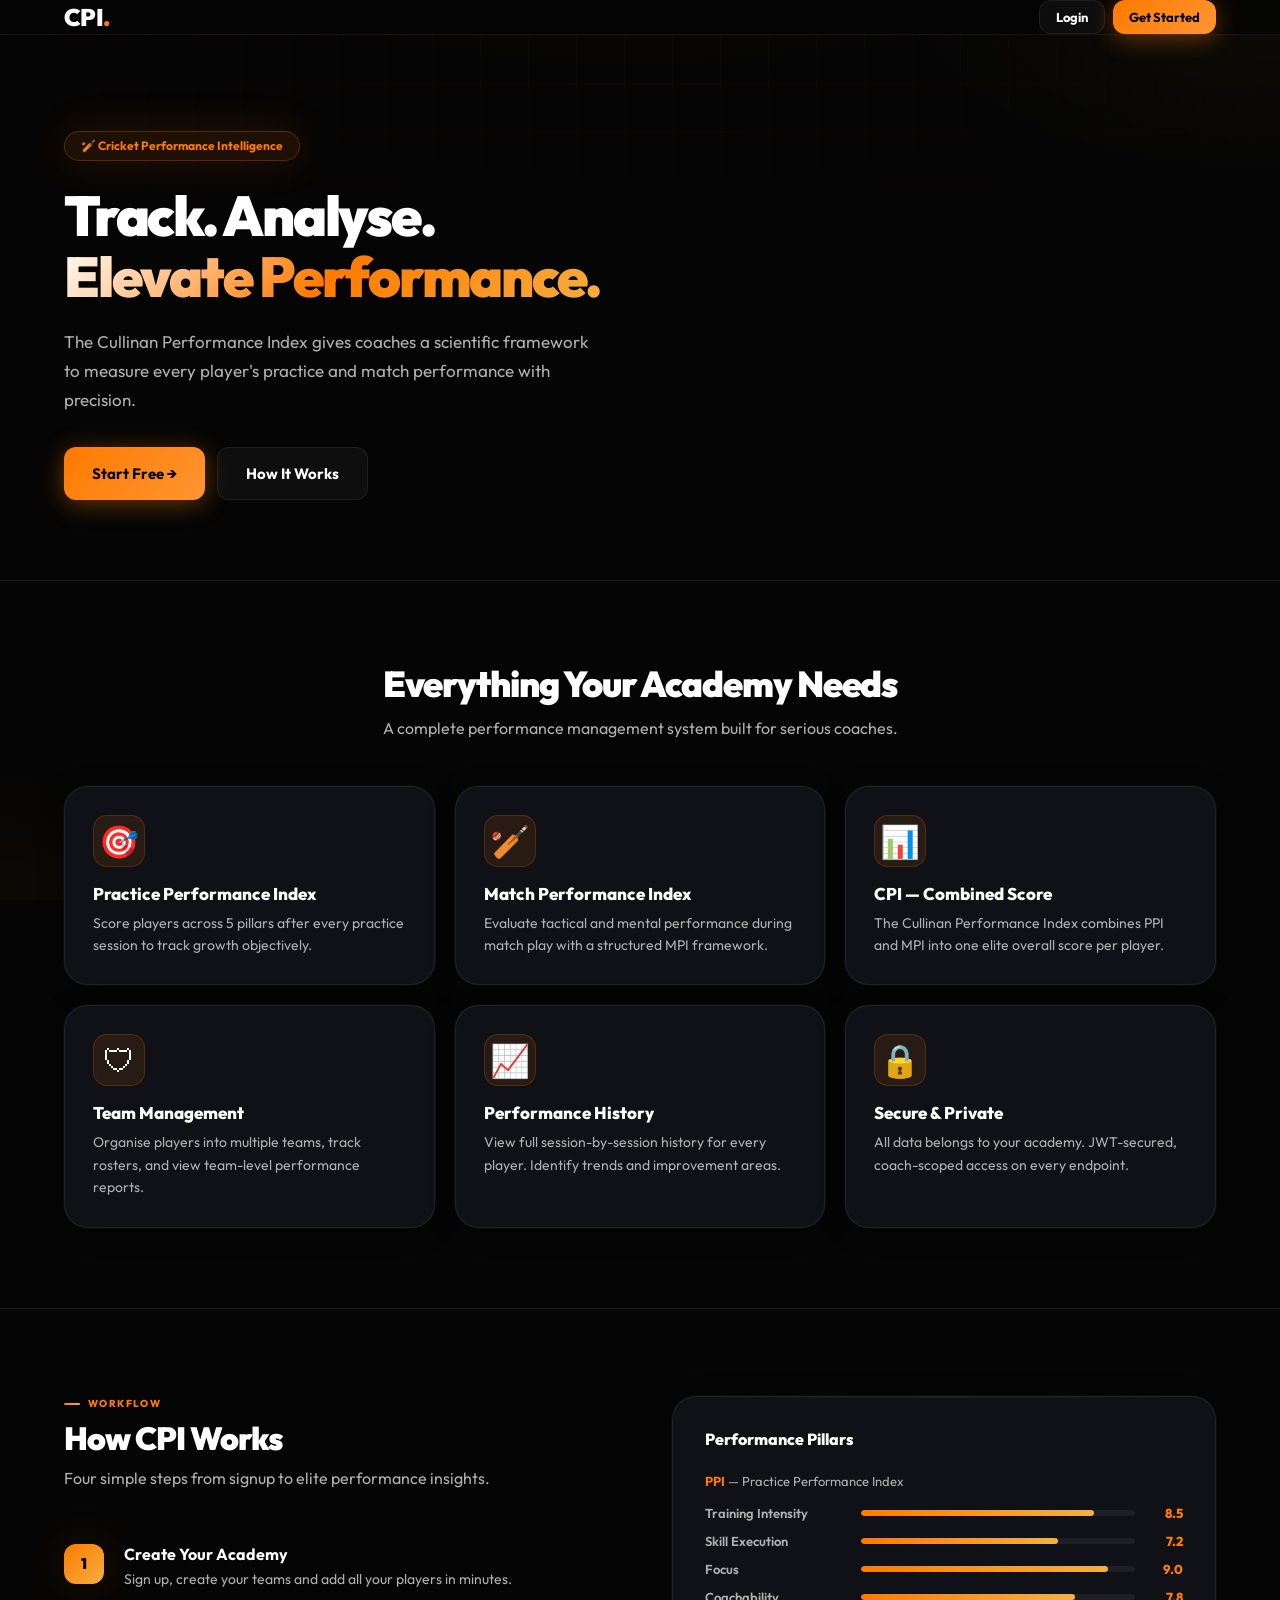
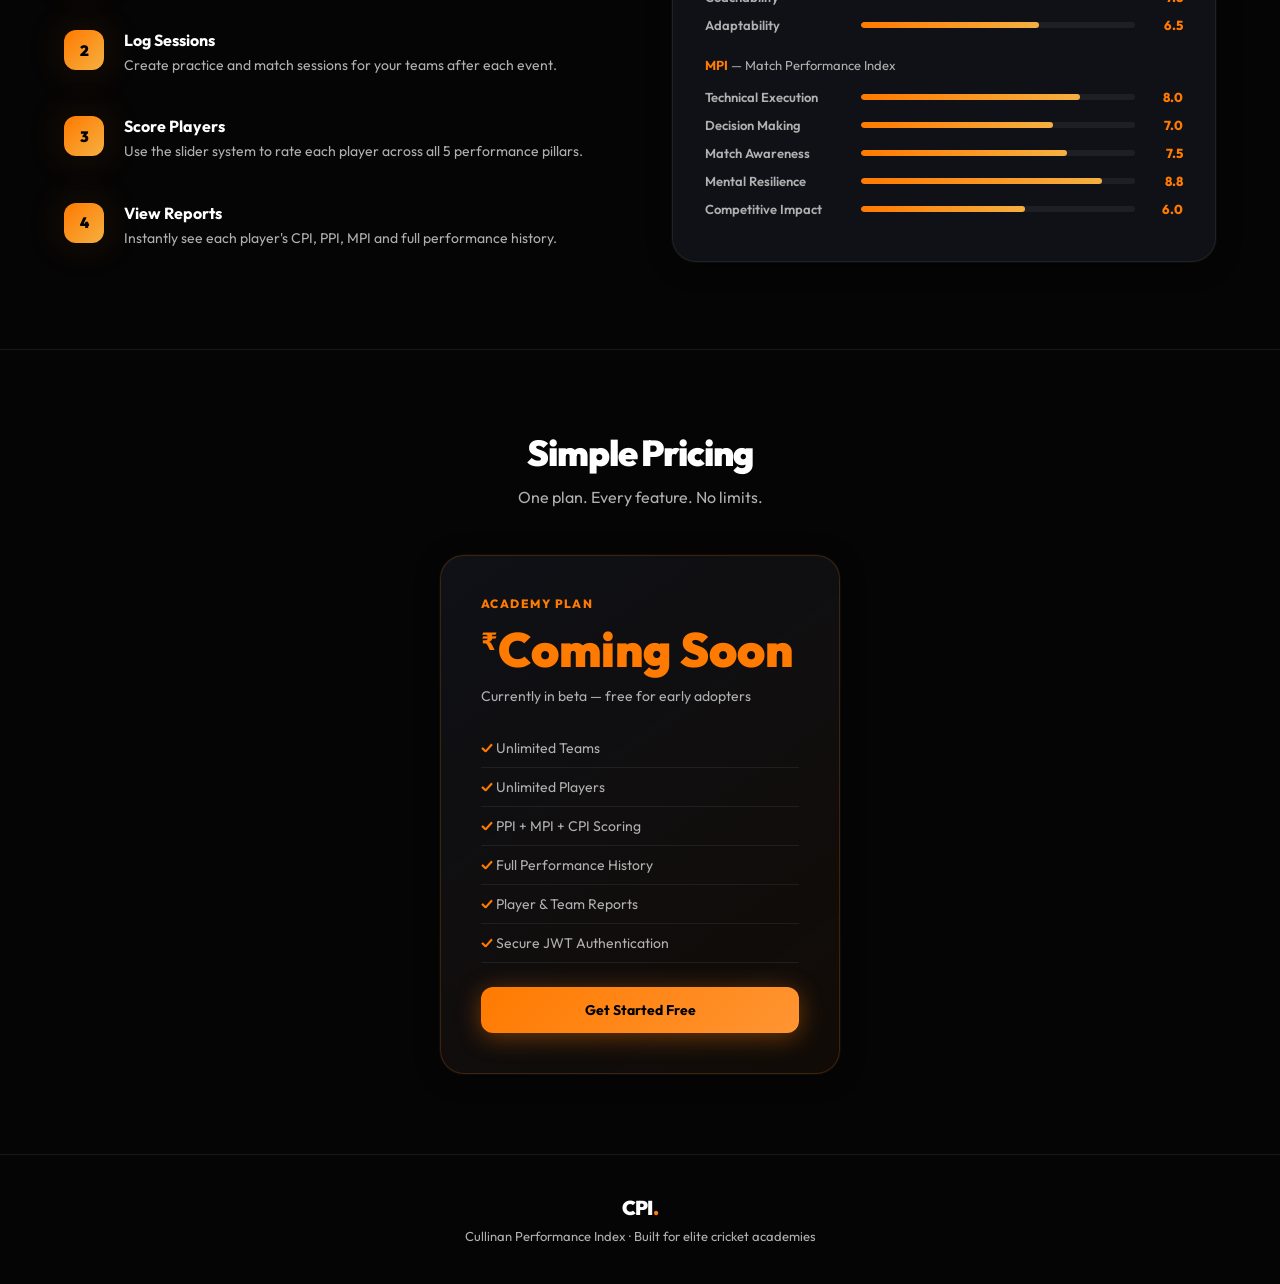
<file: src/main/resources/static/index.html>
<!DOCTYPE html>
<html lang="en">
<head>
  <meta charset="UTF-8">
  <meta name="viewport" content="width=device-width, initial-scale=1.0">
  <title>CPI — Cullinan Performance Index</title>
  <meta name="description" content="Elite cricket performance analytics platform. Track PPI, MPI, and CPI for your academy.">
  <link rel="stylesheet" href="css/style.css">
  <style>
  @media (max-width: 768px) {
    #how .container > div { grid-template-columns: 1fr !important; gap: 2rem !important; }
  }
  .landing-nav-wrap {
    position: sticky;
    top: 0;
    z-index: 100;
    background: rgba(5, 5, 5, 0.9);
    backdrop-filter: blur(20px);
    -webkit-backdrop-filter: blur(20px);
    border-bottom: 1px solid rgba(255, 255, 255, 0.06);
  }
  .hero-grid-bg {
    position: absolute;
    inset: 0;
    background-image:
      linear-gradient(rgba(255,122,0,0.03) 1px, transparent 1px),
      linear-gradient(90deg, rgba(255,122,0,0.03) 1px, transparent 1px);
    background-size: 48px 48px;
    mask-image: radial-gradient(ellipse 80% 60% at 50% 0%, black, transparent);
    pointer-events: none;
  }
  </style>
</head>
<body>

  <div class="landing-nav-wrap">
    <div class="container landing-nav">
      <a href="index.html" class="landing-brand">CPI<span>.</span></a>
      <div class="flex gap-2">
        <a href="login.html" class="btn btn-secondary btn-sm">Login</a>
        <a href="signup.html" class="btn btn-primary-landing btn-sm">Get Started</a>
      </div>
    </div>
  </div>

  <section class="hero" style="padding:6rem 0 5rem;position:relative;overflow:hidden;">
    <div class="hero-grid-bg"></div>
    <div class="container" style="position:relative;z-index:1;">
      <div class="hero-badge">🏏 Cricket Performance Intelligence</div>
      <h1>Track. Analyse.<br><span class="gradient-text">Elevate Performance.</span></h1>
      <p>The Cullinan Performance Index gives coaches a scientific framework to measure every player's practice and match performance with precision.</p>
      <div class="hero-buttons">
        <a href="signup.html" class="btn btn-primary-landing btn-lg">Start Free →</a>
        <a href="#how" class="btn btn-secondary btn-lg">How It Works</a>
      </div>
    </div>
  </section>

  <hr class="section-divider">

  <section class="features" id="features">
    <div class="container">
      <h2 class="section-title">Everything Your Academy Needs</h2>
      <p class="section-sub">A complete performance management system built for serious coaches.</p>
      <div class="cards-grid">
        <div class="card feature-card"><div class="feature-icon">🎯</div><h3>Practice Performance Index</h3><p>Score players across 5 pillars after every practice session to track growth objectively.</p></div>
        <div class="card feature-card"><div class="feature-icon">🏏</div><h3>Match Performance Index</h3><p>Evaluate tactical and mental performance during match play with a structured MPI framework.</p></div>
        <div class="card feature-card"><div class="feature-icon">📊</div><h3>CPI — Combined Score</h3><p>The Cullinan Performance Index combines PPI and MPI into one elite overall score per player.</p></div>
        <div class="card feature-card"><div class="feature-icon">🛡</div><h3>Team Management</h3><p>Organise players into multiple teams, track rosters, and view team-level performance reports.</p></div>
        <div class="card feature-card"><div class="feature-icon">📈</div><h3>Performance History</h3><p>View full session-by-session history for every player. Identify trends and improvement areas.</p></div>
        <div class="card feature-card"><div class="feature-icon">🔒</div><h3>Secure & Private</h3><p>All data belongs to your academy. JWT-secured, coach-scoped access on every endpoint.</p></div>
      </div>
    </div>
  </section>

  <hr class="section-divider">

  <section id="how">
    <div class="container">
      <div style="display:grid;grid-template-columns:1fr 1fr;gap:4rem;align-items:center;">
        <div>
          <div class="page-eyebrow">Workflow</div>
          <h2 style="font-size:2rem;font-weight:900;letter-spacing:-0.03em;margin-bottom:0.5rem;">How CPI Works</h2>
          <p style="color:var(--brand-muted);margin-bottom:2rem;line-height:1.6;">Four simple steps from signup to elite performance insights.</p>
          <div class="how-step"><div class="step-num">1</div><div class="step-content"><h4>Create Your Academy</h4><p>Sign up, create your teams and add all your players in minutes.</p></div></div>
          <div class="how-step"><div class="step-num">2</div><div class="step-content"><h4>Log Sessions</h4><p>Create practice and match sessions for your teams after each event.</p></div></div>
          <div class="how-step"><div class="step-num">3</div><div class="step-content"><h4>Score Players</h4><p>Use the slider system to rate each player across all 5 performance pillars.</p></div></div>
          <div class="how-step"><div class="step-num">4</div><div class="step-content"><h4>View Reports</h4><p>Instantly see each player's CPI, PPI, MPI and full performance history.</p></div></div>
        </div>
        <div class="glass-card" style="padding:2rem;">
          <h3 style="font-size:1rem;font-weight:800;margin-bottom:1.5rem;color:#fff;">Performance Pillars</h3>
          <p style="color:var(--brand-muted);font-size:0.8125rem;margin-bottom:1rem;"><strong style="color:var(--brand-orange);">PPI</strong> — Practice Performance Index</p>
          <div class="pillar-bar"><span>Training Intensity</span><div class="progress"><div class="progress-bar" style="width:85%"></div></div><span>8.5</span></div>
          <div class="pillar-bar"><span>Skill Execution</span><div class="progress"><div class="progress-bar" style="width:72%"></div></div><span>7.2</span></div>
          <div class="pillar-bar"><span>Focus</span><div class="progress"><div class="progress-bar" style="width:90%"></div></div><span>9.0</span></div>
          <div class="pillar-bar"><span>Coachability</span><div class="progress"><div class="progress-bar" style="width:78%"></div></div><span>7.8</span></div>
          <div class="pillar-bar"><span>Adaptability</span><div class="progress"><div class="progress-bar" style="width:65%"></div></div><span>6.5</span></div>
          <p style="color:var(--brand-muted);font-size:0.8125rem;margin:1.5rem 0 1rem;"><strong style="color:var(--brand-orange);">MPI</strong> — Match Performance Index</p>
          <div class="pillar-bar"><span>Technical Execution</span><div class="progress"><div class="progress-bar" style="width:80%"></div></div><span>8.0</span></div>
          <div class="pillar-bar"><span>Decision Making</span><div class="progress"><div class="progress-bar" style="width:70%"></div></div><span>7.0</span></div>
          <div class="pillar-bar"><span>Match Awareness</span><div class="progress"><div class="progress-bar" style="width:75%"></div></div><span>7.5</span></div>
          <div class="pillar-bar"><span>Mental Resilience</span><div class="progress"><div class="progress-bar" style="width:88%"></div></div><span>8.8</span></div>
          <div class="pillar-bar"><span>Competitive Impact</span><div class="progress"><div class="progress-bar" style="width:60%"></div></div><span>6.0</span></div>
        </div>
      </div>
    </div>
  </section>

  <hr class="section-divider">

  <section>
    <div class="container">
      <h2 class="section-title">Simple Pricing</h2>
      <p class="section-sub">One plan. Every feature. No limits.</p>
      <div style="max-width:400px;margin:0 auto;">
        <div class="card card-orange pricing-card" style="padding:2.5rem;">
          <div style="font-size:0.75rem;color:var(--brand-orange);text-transform:uppercase;letter-spacing:0.12em;font-weight:800;margin-bottom:0.5rem;">Academy Plan</div>
          <div class="price"><sup>₹</sup>Coming Soon</div>
          <div style="color:var(--brand-muted);font-size:0.875rem;margin-bottom:1.5rem;">Currently in beta — free for early adopters</div>
          <ul>
            <li>Unlimited Teams</li>
            <li>Unlimited Players</li>
            <li>PPI + MPI + CPI Scoring</li>
            <li>Full Performance History</li>
            <li>Player & Team Reports</li>
            <li>Secure JWT Authentication</li>
          </ul>
          <a href="signup.html" class="btn btn-primary-landing w-full">Get Started Free</a>
        </div>
      </div>
    </div>
  </section>

  <footer>
    <div class="container">
      <div class="landing-brand" style="font-size:1.25rem;margin-bottom:0.5rem;display:block;">CPI<span style="color:var(--brand-orange);">.</span></div>
      <p>Cullinan Performance Index · Built for elite cricket academies</p>
    </div>
  </footer>
</body>
</html>
</file>
<file: src/main/resources/static/css/style.css>
@import url('https://fonts.googleapis.com/css2?family=Outfit:wght@300;400;500;600;700;800;900&display=swap');

/* ─── Design Tokens ─────────────────────────────────────────────────────────── */
:root {
  --brand-orange: #FF7A00;
  --brand-orange-hover: #E06B00;
  --brand-gold: #F5B041;
  --brand-bg: #050505;
  --brand-card: #0F1117;
  --brand-card-hover: #141820;
  --brand-border: rgba(255, 255, 255, 0.07);
  --brand-border-accent: rgba(255, 122, 0, 0.28);
  --brand-muted: #B0B0B0;
  --brand-text: #FFFFFF;
  --sidebar-width: 272px;
  --topbar-height: 64px;
  --glow-orange: 0 0 40px rgba(255, 122, 0, 0.15);
  --glow-orange-strong: 0 0 60px rgba(255, 122, 0, 0.25);
  --shadow-card: 0 4px 24px rgba(0, 0, 0, 0.4), 0 0 0 1px rgba(255, 255, 255, 0.04);
  --shadow-card-hover: 0 12px 40px rgba(0, 0, 0, 0.5), 0 0 0 1px rgba(255, 122, 0, 0.2), var(--glow-orange);
  --ease-out: cubic-bezier(0.16, 1, 0.3, 1);
  --radius-lg: 16px;
  --radius-xl: 20px;
  --radius-2xl: 24px;
}

/* ─── Base ──────────────────────────────────────────────────────────────────── */
*, *::before, *::after {
  box-sizing: border-box;
  margin: 0;
  padding: 0;
  -webkit-tap-highlight-color: transparent;
}

html {
  scroll-behavior: smooth;
}

body {
  font-family: 'Outfit', system-ui, sans-serif;
  background-color: var(--brand-bg);
  color: var(--brand-text);
  background-image:
    radial-gradient(ellipse 80% 50% at 50% -20%, rgba(255, 122, 0, 0.12) 0%, transparent 55%),
    radial-gradient(ellipse 60% 40% at 100% 0%, rgba(245, 176, 65, 0.04) 0%, transparent 50%),
    radial-gradient(ellipse 40% 30% at 0% 100%, rgba(255, 122, 0, 0.03) 0%, transparent 50%);
  background-attachment: fixed;
  min-height: 100vh;
}

body.app-shell {
  min-height: 100vh;
}

/* Full-width main content area */
.app-main {
  width: 100%;
  max-width: none;
  padding: 1.25rem 1rem 6rem;
  animation: fadeInUp 0.5s var(--ease-out) both;
}

@media (min-width: 640px) {
  .app-main {
    padding: 1.5rem 1.5rem 5rem;
  }
}

@media (min-width: 1024px) {
  body.app-shell {
    padding-left: var(--sidebar-width);
  }
  .app-main {
    padding: 1.75rem 2rem 2rem;
    min-height: 100vh;
  }
}

@media (min-width: 1440px) {
  .app-main {
    padding: 2rem 2.75rem 2rem;
  }
}

@keyframes fadeInUp {
  from { opacity: 0; transform: translateY(12px); }
  to   { opacity: 1; transform: translateY(0); }
}

@keyframes fadeIn {
  from { opacity: 0; }
  to   { opacity: 1; }
}

@keyframes shimmer {
  0%   { background-position: 200% 0; }
  100% { background-position: -200% 0; }
}

@keyframes pulse-orange {
  0%   { box-shadow: 0 0 0 0 rgba(255, 122, 0, 0.45); }
  70%  { box-shadow: 0 0 0 10px rgba(255, 122, 0, 0); }
  100% { box-shadow: 0 0 0 0 rgba(255, 122, 0, 0); }
}

@keyframes glow-pulse {
  0%, 100% { opacity: 0.6; }
  50%      { opacity: 1; }
}

/* ─── Scrollbar ─────────────────────────────────────────────────────────────── */
::-webkit-scrollbar { width: 6px; height: 6px; }
::-webkit-scrollbar-track { background: transparent; }
::-webkit-scrollbar-thumb {
  background: rgba(255, 122, 0, 0.25);
  border-radius: 99px;
}
::-webkit-scrollbar-thumb:hover { background: var(--brand-orange); }

/* ─── Sidebar Navigation ────────────────────────────────────────────────────── */
.app-sidebar {
  position: fixed;
  top: 0;
  left: 0;
  width: var(--sidebar-width);
  height: 100vh;
  z-index: 50;
  display: flex;
  flex-direction: column;
  background: rgba(8, 9, 12, 0.92);
  backdrop-filter: blur(24px);
  -webkit-backdrop-filter: blur(24px);
  border-right: 1px solid var(--brand-border);
  box-shadow: 4px 0 32px rgba(0, 0, 0, 0.35);
}

.app-sidebar::before {
  content: '';
  position: absolute;
  top: 0;
  left: 0;
  right: 0;
  height: 1px;
  background: linear-gradient(90deg, transparent, rgba(255, 122, 0, 0.4), transparent);
  pointer-events: none;
}

.sidebar-brand {
  display: flex;
  align-items: center;
  gap: 0.75rem;
  padding: 1.5rem 1.25rem 1.25rem;
  border-bottom: 1px solid var(--brand-border);
  text-decoration: none;
  transition: opacity 0.2s;
}
.sidebar-brand:hover { opacity: 0.9; }

.sidebar-brand-icon {
  width: 40px;
  height: 40px;
  border-radius: 12px;
  background: linear-gradient(135deg, rgba(255, 122, 0, 0.2), rgba(245, 176, 65, 0.1));
  border: 1px solid rgba(255, 122, 0, 0.3);
  display: flex;
  align-items: center;
  justify-content: center;
  box-shadow: var(--glow-orange);
}

.sidebar-brand-text {
  font-size: 1.25rem;
  font-weight: 900;
  letter-spacing: -0.03em;
  color: #fff;
}
.sidebar-brand-text span { color: var(--brand-orange); }

.sidebar-tagline {
  font-size: 0.625rem;
  font-weight: 700;
  text-transform: uppercase;
  letter-spacing: 0.12em;
  color: var(--brand-muted);
  margin-top: 0.125rem;
}

.sidebar-nav {
  flex: 1;
  padding: 1rem 0.75rem;
  overflow-y: auto;
  display: flex;
  flex-direction: column;
  gap: 0.25rem;
}

.sidebar-section-label {
  font-size: 0.625rem;
  font-weight: 800;
  text-transform: uppercase;
  letter-spacing: 0.14em;
  color: rgba(176, 176, 176, 0.5);
  padding: 0.75rem 0.75rem 0.5rem;
}

.sidebar-link {
  position: relative;
  display: flex;
  align-items: center;
  gap: 0.75rem;
  padding: 0.75rem 1rem;
  border-radius: var(--radius-lg);
  text-decoration: none;
  font-size: 0.8125rem;
  font-weight: 600;
  color: var(--brand-muted);
  transition: all 0.22s var(--ease-out);
  border: 1px solid transparent;
}

.sidebar-link:hover {
  color: #fff;
  background: rgba(255, 255, 255, 0.04);
  border-color: rgba(255, 255, 255, 0.06);
}

.sidebar-link-active {
  color: #fff !important;
  background: linear-gradient(135deg, rgba(255, 122, 0, 0.18), rgba(245, 176, 65, 0.06));
  border-color: rgba(255, 122, 0, 0.25);
  box-shadow: var(--glow-orange), inset 0 1px 0 rgba(255, 255, 255, 0.06);
}

.sidebar-link-active .sidebar-icon {
  color: var(--brand-orange);
  background: rgba(255, 122, 0, 0.15);
  border-color: rgba(255, 122, 0, 0.3);
}

.sidebar-active-bar {
  position: absolute;
  left: 0;
  top: 50%;
  transform: translateY(-50%);
  width: 3px;
  height: 60%;
  background: linear-gradient(180deg, var(--brand-orange), var(--brand-gold));
  border-radius: 0 4px 4px 0;
  box-shadow: 0 0 12px rgba(255, 122, 0, 0.6);
}

.sidebar-icon {
  width: 36px;
  height: 36px;
  border-radius: 10px;
  display: flex;
  align-items: center;
  justify-content: center;
  flex-shrink: 0;
  background: rgba(255, 255, 255, 0.03);
  border: 1px solid rgba(255, 255, 255, 0.06);
  color: var(--brand-muted);
  transition: all 0.22s var(--ease-out);
}

.sidebar-icon svg {
  width: 18px;
  height: 18px;
}

.sidebar-footer {
  padding: 1rem;
  border-top: 1px solid var(--brand-border);
  background: rgba(0, 0, 0, 0.2);
}

.sidebar-coach-card {
  display: flex;
  align-items: center;
  gap: 0.75rem;
  padding: 0.75rem;
  border-radius: var(--radius-lg);
  background: rgba(255, 255, 255, 0.03);
  border: 1px solid var(--brand-border);
  margin-bottom: 0.75rem;
}

.sidebar-coach-avatar {
  width: 36px;
  height: 36px;
  border-radius: 10px;
  background: linear-gradient(135deg, rgba(255, 122, 0, 0.2), rgba(245, 176, 65, 0.1));
  border: 1px solid rgba(255, 122, 0, 0.25);
  display: flex;
  align-items: center;
  justify-content: center;
  font-size: 0.875rem;
  flex-shrink: 0;
}

.sidebar-coach-name {
  font-size: 0.75rem;
  font-weight: 700;
  color: #fff;
  white-space: nowrap;
  overflow: hidden;
  text-overflow: ellipsis;
}

.sidebar-coach-role {
  font-size: 0.625rem;
  font-weight: 600;
  color: var(--brand-muted);
  text-transform: uppercase;
  letter-spacing: 0.08em;
}

.sidebar-logout-btn {
  width: 100%;
  display: flex;
  align-items: center;
  justify-content: center;
  gap: 0.5rem;
  padding: 0.5rem 0.875rem;
  border-radius: 12px;
  font-size: 0.6875rem;
  font-weight: 700;
  color: #f87171;
  background: rgba(239, 68, 68, 0.06);
  border: 1px solid rgba(239, 68, 68, 0.18);
  cursor: pointer;
  transition: all 0.2s var(--ease-out);
}
.sidebar-logout-btn svg {
  width: 14px;
  height: 14px;
  flex-shrink: 0;
}
.sidebar-logout-btn:hover {
  background: rgba(239, 68, 68, 0.12);
  border-color: rgba(239, 68, 68, 0.3);
  color: #fca5a5;
}

/* Mobile top bar */
.app-mobile-header {
  position: sticky;
  top: 0;
  z-index: 40;
  display: flex;
  align-items: center;
  justify-content: space-between;
  padding: 0.875rem 1.25rem;
  background: rgba(5, 5, 5, 0.85);
  backdrop-filter: blur(20px);
  -webkit-backdrop-filter: blur(20px);
  border-bottom: 1px solid var(--brand-border);
}

.app-mobile-brand {
  display: flex;
  align-items: center;
  gap: 0.625rem;
  text-decoration: none;
}

.app-mobile-brand-text {
  font-size: 1.125rem;
  font-weight: 900;
  color: #fff;
  letter-spacing: -0.02em;
}
.app-mobile-brand-text span { color: var(--brand-orange); }

.app-mobile-exit {
  font-size: 0.6875rem;
  font-weight: 800;
  text-transform: uppercase;
  letter-spacing: 0.06em;
  color: #f87171;
  background: rgba(239, 68, 68, 0.08);
  border: 1px solid rgba(239, 68, 68, 0.2);
  padding: 0.5rem 0.875rem;
  border-radius: 10px;
  cursor: pointer;
  transition: all 0.2s;
}

/* Mobile bottom nav */
.app-mobile-nav {
  position: fixed;
  bottom: 1rem;
  left: 50%;
  transform: translateX(-50%);
  z-index: 50;
  width: calc(100% - 1.5rem);
  max-width: 480px;
  pointer-events: none;
}

.app-mobile-nav-inner {
  display: flex;
  justify-content: space-around;
  padding: 0.5rem 0.25rem;
  background: rgba(12, 13, 18, 0.95);
  backdrop-filter: blur(24px);
  -webkit-backdrop-filter: blur(24px);
  border: 1px solid rgba(255, 255, 255, 0.08);
  border-radius: var(--radius-2xl);
  box-shadow: 0 16px 48px rgba(0, 0, 0, 0.6), var(--glow-orange);
  pointer-events: auto;
}

.mobile-nav-link {
  display: flex;
  flex-direction: column;
  align-items: center;
  justify-content: center;
  flex: 1;
  padding: 0.5rem 0.25rem;
  text-decoration: none;
  color: var(--brand-muted);
  transition: all 0.2s var(--ease-out);
  position: relative;
  border-radius: 12px;
}

.mobile-nav-link:hover { color: #fff; }

.mobile-nav-link-active {
  color: var(--brand-orange) !important;
}

.mobile-nav-link-active .mobile-nav-icon {
  background: rgba(255, 122, 0, 0.15);
  border-color: rgba(255, 122, 0, 0.3);
  color: var(--brand-orange);
}

.mobile-nav-icon {
  width: 32px;
  height: 32px;
  border-radius: 10px;
  display: flex;
  align-items: center;
  justify-content: center;
  background: transparent;
  border: 1px solid transparent;
  transition: all 0.2s;
  margin-bottom: 0.25rem;
}

.mobile-nav-icon svg { width: 16px; height: 16px; }

.mobile-nav-label {
  font-size: 0.5625rem;
  font-weight: 800;
  text-transform: uppercase;
  letter-spacing: 0.04em;
}

.mobile-nav-indicator {
  position: absolute;
  bottom: 2px;
  width: 20px;
  height: 2px;
  background: linear-gradient(90deg, var(--brand-orange), var(--brand-gold));
  border-radius: 99px;
  box-shadow: 0 0 8px rgba(255, 122, 0, 0.8);
}

/* ─── Page Headers ──────────────────────────────────────────────────────────── */
.page-header {
  display: flex;
  flex-wrap: wrap;
  align-items: flex-start;
  justify-content: space-between;
  gap: 1rem;
  padding-bottom: 1.25rem;
  margin-bottom: 0.5rem;
  border-bottom: 1px solid var(--brand-border);
}

.page-header h1 {
  font-size: 1.75rem;
  font-weight: 900;
  letter-spacing: -0.03em;
  line-height: 1.15;
  color: #fff;
}

@media (min-width: 768px) {
  .page-header h1 { font-size: 2rem; }
}

.page-header-sub {
  font-size: 0.75rem;
  font-weight: 600;
  color: var(--brand-muted);
  margin-top: 0.375rem;
  text-transform: uppercase;
  letter-spacing: 0.08em;
}

.page-eyebrow {
  display: inline-flex;
  align-items: center;
  gap: 0.5rem;
  font-size: 0.625rem;
  font-weight: 800;
  text-transform: uppercase;
  letter-spacing: 0.14em;
  color: var(--brand-orange);
  margin-bottom: 0.5rem;
}

.page-eyebrow::before {
  content: '';
  width: 16px;
  height: 2px;
  background: linear-gradient(90deg, var(--brand-orange), var(--brand-gold));
  border-radius: 99px;
}

/* ─── Glass Cards ───────────────────────────────────────────────────────────── */
.glass-card {
  background: var(--brand-card);
  backdrop-filter: blur(20px);
  -webkit-backdrop-filter: blur(20px);
  border: 1px solid var(--brand-border);
  border-radius: var(--radius-2xl);
  box-shadow: var(--shadow-card);
  transition: all 0.3s var(--ease-out);
  position: relative;
  overflow: hidden;
}

.glass-card::before {
  content: '';
  position: absolute;
  top: 0;
  left: 0;
  right: 0;
  height: 1px;
  background: linear-gradient(90deg, transparent, rgba(255, 255, 255, 0.06), transparent);
  pointer-events: none;
}

.glass-card:hover {
  border-color: var(--brand-border-accent);
  box-shadow: var(--shadow-card-hover);
  transform: translateY(-2px);
  background: var(--brand-card-hover);
}

.glass-card:active { transform: translateY(0) scale(0.995); }

.glass-card-featured {
  border-color: rgba(255, 122, 0, 0.2);
  background: linear-gradient(145deg, rgba(15, 17, 23, 0.95), rgba(20, 14, 8, 0.4));
}

.glass-card-featured::after {
  content: '';
  position: absolute;
  top: -50%;
  right: -30%;
  width: 60%;
  height: 100%;
  background: radial-gradient(circle, rgba(255, 122, 0, 0.08) 0%, transparent 70%);
  pointer-events: none;
}

.glass-modal {
  background: rgba(10, 11, 15, 0.96);
  backdrop-filter: blur(32px);
  -webkit-backdrop-filter: blur(32px);
  border: 1px solid rgba(255, 255, 255, 0.1);
  box-shadow: 0 32px 80px rgba(0, 0, 0, 0.75), var(--glow-orange);
  border-radius: var(--radius-2xl);
}

/* ─── KPI / Stat Cards ──────────────────────────────────────────────────────── */
.kpi-card {
  padding: 1.5rem 1.75rem;
  min-height: 160px;
  display: flex;
  flex-direction: column;
  justify-content: space-between;
}

@media (min-width: 768px) {
  .kpi-card { padding: 1.75rem 2rem; min-height: 180px; }
}

.kpi-card-icon {
  width: 44px;
  height: 44px;
  border-radius: 14px;
  display: flex;
  align-items: center;
  justify-content: center;
  background: rgba(255, 122, 0, 0.1);
  border: 1px solid rgba(255, 122, 0, 0.2);
  color: var(--brand-orange);
  font-size: 1.25rem;
  transition: all 0.3s var(--ease-out);
}

.glass-card:hover .kpi-card-icon {
  box-shadow: var(--glow-orange);
  transform: scale(1.05);
}

.kpi-value {
  font-size: 2.25rem;
  font-weight: 900;
  letter-spacing: -0.04em;
  line-height: 1;
  margin-top: 1rem;
}

@media (min-width: 768px) {
  .kpi-value { font-size: 2.75rem; }
}

.kpi-label {
  font-size: 0.6875rem;
  font-weight: 800;
  text-transform: uppercase;
  letter-spacing: 0.12em;
  color: var(--brand-muted);
}

.kpi-sublabel {
  font-size: 0.625rem;
  font-weight: 600;
  color: rgba(176, 176, 176, 0.7);
  text-transform: uppercase;
  letter-spacing: 0.06em;
  margin-top: 0.375rem;
}

/* ─── Buttons ───────────────────────────────────────────────────────────────── */
.btn-primary {
  display: inline-flex;
  align-items: center;
  justify-content: center;
  gap: 0.5rem;
  padding: 0.75rem 1.25rem;
  font-size: 0.75rem;
  font-weight: 800;
  text-transform: uppercase;
  letter-spacing: 0.06em;
  color: #000;
  background: linear-gradient(135deg, var(--brand-orange), #ff9533);
  border: none;
  border-radius: 12px;
  cursor: pointer;
  box-shadow: 0 4px 20px rgba(255, 122, 0, 0.35), inset 0 1px 0 rgba(255, 255, 255, 0.2);
  transition: all 0.22s var(--ease-out);
}

.btn-primary:hover {
  background: linear-gradient(135deg, var(--brand-orange-hover), var(--brand-orange));
  box-shadow: 0 6px 28px rgba(255, 122, 0, 0.45);
  transform: translateY(-1px);
}

.btn-primary:active { transform: translateY(0) scale(0.98); }

.btn-ghost {
  display: inline-flex;
  align-items: center;
  justify-content: center;
  padding: 0.75rem 1.25rem;
  font-size: 0.75rem;
  font-weight: 700;
  color: var(--brand-muted);
  background: rgba(255, 255, 255, 0.03);
  border: 1px solid var(--brand-border);
  border-radius: 12px;
  cursor: pointer;
  transition: all 0.2s;
}
.btn-ghost:hover {
  color: #fff;
  border-color: rgba(255, 255, 255, 0.15);
  background: rgba(255, 255, 255, 0.06);
}

/* ─── Form Inputs ───────────────────────────────────────────────────────────── */
.app-input,
.app-select,
.app-textarea {
  width: 100%;
  background: rgba(0, 0, 0, 0.35);
  border: 1px solid var(--brand-border);
  border-radius: 12px;
  padding: 0.75rem 1rem;
  font-size: 0.8125rem;
  font-family: inherit;
  color: #e5e5e5;
  transition: all 0.2s var(--ease-out);
}

.app-input::placeholder,
.app-textarea::placeholder { color: rgba(176, 176, 176, 0.45); }

.app-input:focus,
.app-select:focus,
.app-textarea:focus {
  outline: none;
  border-color: rgba(255, 122, 0, 0.5);
  box-shadow: 0 0 0 3px rgba(255, 122, 0, 0.12), var(--glow-orange);
  background: rgba(0, 0, 0, 0.5);
}

.app-label {
  display: block;
  font-size: 0.625rem;
  font-weight: 800;
  text-transform: uppercase;
  letter-spacing: 0.1em;
  color: var(--brand-muted);
  margin-bottom: 0.5rem;
}

.search-wrapper {
  position: relative;
  max-width: 420px;
}

.search-wrapper .search-icon {
  position: absolute;
  left: 1rem;
  top: 50%;
  transform: translateY(-50%);
  color: var(--brand-muted);
  pointer-events: none;
}

.search-wrapper .app-input { padding-left: 2.75rem; }

/* ─── Empty States ──────────────────────────────────────────────────────────── */
.empty-state {
  padding: 3.5rem 2rem;
  text-align: center;
  display: flex;
  flex-direction: column;
  align-items: center;
  justify-content: center;
  min-height: 320px;
}

.empty-state-icon {
  width: 80px;
  height: 80px;
  border-radius: 24px;
  display: flex;
  align-items: center;
  justify-content: center;
  font-size: 2.25rem;
  background: linear-gradient(135deg, rgba(255, 122, 0, 0.12), rgba(245, 176, 65, 0.06));
  border: 1px solid rgba(255, 122, 0, 0.2);
  box-shadow: var(--glow-orange);
  margin-bottom: 1.5rem;
  animation: glow-pulse 3s ease-in-out infinite;
}

.empty-state h3 {
  font-size: 0.9375rem;
  font-weight: 800;
  text-transform: uppercase;
  letter-spacing: 0.08em;
  color: #fff;
}

.empty-state p {
  font-size: 0.8125rem;
  color: var(--brand-muted);
  margin-top: 0.625rem;
  max-width: 320px;
  line-height: 1.6;
}

.empty-state .btn-primary { margin-top: 1.5rem; }

/* ─── Welcome Banner ────────────────────────────────────────────────────────── */
.welcome-banner {
  display: flex;
  flex-wrap: wrap;
  align-items: center;
  justify-content: space-between;
  gap: 1.5rem;
  padding: 1.75rem 2rem;
  border-radius: var(--radius-2xl);
  background: linear-gradient(135deg, rgba(15, 17, 23, 0.95) 0%, rgba(20, 12, 6, 0.5) 100%);
  border: 1px solid rgba(255, 122, 0, 0.15);
  box-shadow: var(--shadow-card), var(--glow-orange);
  position: relative;
  overflow: hidden;
}

.welcome-banner::before {
  content: '';
  position: absolute;
  top: 0;
  right: 0;
  width: 40%;
  height: 100%;
  background: radial-gradient(ellipse at right, rgba(255, 122, 0, 0.1) 0%, transparent 70%);
  pointer-events: none;
}

.welcome-avatar {
  width: 64px;
  height: 64px;
  border-radius: 18px;
  background: linear-gradient(135deg, rgba(255, 122, 0, 0.2), rgba(245, 176, 65, 0.1));
  border: 1px solid rgba(255, 122, 0, 0.3);
  display: flex;
  align-items: center;
  justify-content: center;
  font-size: 1.75rem;
  box-shadow: var(--glow-orange);
}

.status-badge {
  display: inline-flex;
  align-items: center;
  gap: 0.5rem;
  padding: 0.5rem 1rem;
  border-radius: 99px;
  font-size: 0.6875rem;
  font-weight: 800;
  text-transform: uppercase;
  letter-spacing: 0.08em;
  color: var(--brand-orange);
  background: rgba(255, 122, 0, 0.1);
  border: 1px solid rgba(255, 122, 0, 0.25);
}

.status-badge-dot {
  width: 6px;
  height: 6px;
  border-radius: 50%;
  background: var(--brand-orange);
  box-shadow: 0 0 8px var(--brand-orange);
  animation: pulse-orange 2s infinite;
}

/* ─── Chart Container ───────────────────────────────────────────────────────── */
.chart-container {
  position: relative;
  width: 100%;
  height: 280px;
}

@media (min-width: 768px) {
  .chart-container { height: 340px; }
}

.chart-header {
  display: flex;
  flex-wrap: wrap;
  align-items: flex-start;
  justify-content: space-between;
  gap: 1rem;
  margin-bottom: 1.5rem;
}

.chart-legend-pill {
  display: inline-flex;
  align-items: center;
  gap: 0.375rem;
  font-size: 0.625rem;
  font-weight: 800;
  text-transform: uppercase;
  letter-spacing: 0.06em;
  padding: 0.375rem 0.75rem;
  border-radius: 99px;
  border: 1px solid;
}

.chart-legend-pill--ppi {
  color: var(--brand-orange);
  background: rgba(255, 122, 0, 0.1);
  border-color: rgba(255, 122, 0, 0.25);
}

.chart-legend-pill--mpi {
  color: #d4d4d4;
  background: rgba(255, 255, 255, 0.04);
  border-color: rgba(255, 255, 255, 0.08);
}

.chart-legend-dot {
  width: 6px;
  height: 6px;
  border-radius: 50%;
}

/* ─── Activity Feed ─────────────────────────────────────────────────────────── */
.activity-item {
  display: flex;
  align-items: center;
  justify-content: space-between;
  padding: 0.875rem 0;
  border-bottom: 1px solid rgba(255, 255, 255, 0.05);
  transition: background 0.2s;
}

.activity-item:last-child { border-bottom: none; }

.activity-item:hover {
  background: rgba(255, 255, 255, 0.02);
  margin: 0 -0.5rem;
  padding-left: 0.5rem;
  padding-right: 0.5rem;
  border-radius: 10px;
}

.activity-score-btn {
  font-size: 0.625rem;
  font-weight: 800;
  text-transform: uppercase;
  letter-spacing: 0.04em;
  padding: 0.375rem 0.75rem;
  border-radius: 10px;
  color: var(--brand-orange);
  background: rgba(255, 122, 0, 0.1);
  border: 1px solid rgba(255, 122, 0, 0.25);
  text-decoration: none;
  transition: all 0.2s var(--ease-out);
  white-space: nowrap;
}

.activity-score-btn:hover {
  background: var(--brand-orange);
  color: #000;
  box-shadow: var(--glow-orange);
}

/* ─── Quick Actions ─────────────────────────────────────────────────────────── */
.quick-action {
  display: flex;
  flex-direction: column;
  align-items: center;
  justify-content: center;
  padding: 1.5rem 1rem;
  border-radius: var(--radius-xl);
  border: 1px solid var(--brand-border);
  background: rgba(255, 255, 255, 0.02);
  text-decoration: none;
  transition: all 0.28s var(--ease-out);
}

.quick-action:hover {
  border-color: rgba(255, 122, 0, 0.35);
  background: rgba(255, 122, 0, 0.06);
  transform: translateY(-3px);
  box-shadow: var(--glow-orange);
}

.quick-action-icon {
  font-size: 1.75rem;
  margin-bottom: 0.75rem;
  transition: transform 0.28s var(--ease-out);
}

.quick-action:hover .quick-action-icon { transform: scale(1.15); }

.quick-action-label {
  font-size: 0.625rem;
  font-weight: 800;
  text-transform: uppercase;
  letter-spacing: 0.1em;
  color: var(--brand-muted);
  transition: color 0.2s;
}

.quick-action:hover .quick-action-label { color: var(--brand-orange); }

/* ─── Setup Stepper ─────────────────────────────────────────────────────────── */
.setup-stepper {
  position: relative;
  padding-left: 1.5rem;
  border-left: 2px solid rgba(255, 122, 0, 0.15);
}

.setup-step {
  position: relative;
  padding-bottom: 1.5rem;
}

.setup-step:last-child { padding-bottom: 0; }

.setup-step-num {
  position: absolute;
  left: -1.875rem;
  top: 0;
  width: 28px;
  height: 28px;
  border-radius: 50%;
  display: flex;
  align-items: center;
  justify-content: center;
  font-size: 0.6875rem;
  font-weight: 900;
}

.setup-step-num--active {
  background: linear-gradient(135deg, var(--brand-orange), var(--brand-gold));
  color: #000;
  box-shadow: var(--glow-orange-strong);
}

.setup-step-num--inactive {
  background: var(--brand-card);
  border: 1px solid var(--brand-border);
  color: var(--brand-muted);
}

/* ─── Sliders ───────────────────────────────────────────────────────────────── */
input[type="range"].app-slider {
  -webkit-appearance: none;
  appearance: none;
  width: 100%;
  height: 6px;
  background: rgba(255, 255, 255, 0.08);
  border-radius: 99px;
  outline: none;
  cursor: pointer;
}

input[type="range"].app-slider::-webkit-slider-thumb {
  -webkit-appearance: none;
  appearance: none;
  width: 22px;
  height: 22px;
  border-radius: 50%;
  background: linear-gradient(135deg, var(--brand-orange), var(--brand-gold));
  box-shadow: 0 0 16px rgba(255, 122, 0, 0.6), 0 2px 8px rgba(0, 0, 0, 0.3);
  cursor: pointer;
  transition: transform 0.15s ease;
  border: 2px solid rgba(255, 255, 255, 0.15);
}

input[type="range"].app-slider::-webkit-slider-thumb:active { transform: scale(1.2); }

input[type="range"].app-slider::-moz-range-thumb {
  width: 22px;
  height: 22px;
  border-radius: 50%;
  background: linear-gradient(135deg, var(--brand-orange), var(--brand-gold));
  box-shadow: 0 0 16px rgba(255, 122, 0, 0.6);
  cursor: pointer;
  border: 2px solid rgba(255, 255, 255, 0.15);
}

/* ─── Auth Pages ────────────────────────────────────────────────────────────── */
.auth-page {
  min-height: 100vh;
  display: flex;
  align-items: center;
  justify-content: center;
  padding: 2rem 1rem;
  position: relative;
  overflow: hidden;
}

.auth-page::before {
  content: '';
  position: absolute;
  top: 20%;
  left: 50%;
  transform: translateX(-50%);
  width: 600px;
  height: 600px;
  background: radial-gradient(circle, rgba(255, 122, 0, 0.08) 0%, transparent 65%);
  pointer-events: none;
}

.auth-container {
  width: 100%;
  max-width: 440px;
  position: relative;
  z-index: 1;
  animation: fadeInUp 0.6s var(--ease-out) both;
}

.auth-logo {
  text-align: center;
  margin-bottom: 2rem;
}

.auth-logo h1 {
  font-size: 2.5rem;
  font-weight: 900;
  letter-spacing: -0.04em;
  color: #fff;
}

.auth-logo h1 span { color: var(--brand-orange); }

.auth-logo p {
  font-size: 0.6875rem;
  font-weight: 700;
  text-transform: uppercase;
  letter-spacing: 0.16em;
  color: var(--brand-muted);
  margin-top: 0.5rem;
}

.auth-card {
  padding: 2rem;
  border-radius: var(--radius-2xl);
}

.auth-card h2 {
  font-size: 1.375rem;
  font-weight: 800;
  color: #fff;
  margin-bottom: 0.25rem;
}

.auth-card .auth-subtitle {
  font-size: 0.8125rem;
  color: var(--brand-muted);
  margin-bottom: 1.5rem;
}

.auth-footer {
  text-align: center;
  margin-top: 1.5rem;
  font-size: 0.8125rem;
  color: var(--brand-muted);
}

.auth-footer a {
  color: var(--brand-orange);
  font-weight: 700;
  text-decoration: none;
  margin-left: 0.25rem;
  transition: opacity 0.2s;
}
.auth-footer a:hover { opacity: 0.85; text-decoration: underline; }

.auth-status-bar {
  display: flex;
  justify-content: space-between;
  align-items: center;
  margin-bottom: 1.5rem;
}

.auth-status-label {
  font-size: 0.625rem;
  font-weight: 800;
  text-transform: uppercase;
  letter-spacing: 0.14em;
  color: var(--brand-orange);
}

.auth-live-dot {
  width: 8px;
  height: 8px;
  border-radius: 50%;
  background: var(--brand-orange);
  box-shadow: 0 0 12px var(--brand-orange);
  animation: pulse-orange 2s infinite;
}

/* ─── Landing Page ──────────────────────────────────────────────────────────── */
.landing-nav {
  display: flex;
  justify-content: space-between;
  align-items: center;
  padding: 1.25rem 0;
}

.landing-brand {
  font-size: 1.5rem;
  font-weight: 900;
  letter-spacing: -0.03em;
  color: #fff;
  text-decoration: none;
}
.landing-brand span { color: var(--brand-orange); }

.gradient-text {
  background: linear-gradient(135deg, #fff 0%, var(--brand-orange) 50%, var(--brand-gold) 100%);
  -webkit-background-clip: text;
  -webkit-text-fill-color: transparent;
  background-clip: text;
}

.hero-badge {
  display: inline-flex;
  align-items: center;
  gap: 0.5rem;
  background: rgba(255, 122, 0, 0.1);
  border: 1px solid rgba(255, 122, 0, 0.25);
  border-radius: 99px;
  padding: 0.4rem 1rem;
  font-size: 0.75rem;
  color: var(--brand-orange);
  font-weight: 700;
  margin-bottom: 1.5rem;
  box-shadow: var(--glow-orange);
}

.hero h1 {
  font-size: clamp(2.25rem, 5vw, 3.5rem);
  font-weight: 900;
  letter-spacing: -0.04em;
  line-height: 1.1;
  margin-bottom: 1.25rem;
}

.hero p {
  color: var(--brand-muted);
  font-size: 1.0625rem;
  line-height: 1.7;
  max-width: 540px;
  margin-bottom: 2rem;
}

.hero-buttons {
  display: flex;
  flex-wrap: wrap;
  gap: 0.75rem;
}

.btn {
  display: inline-flex;
  align-items: center;
  justify-content: center;
  padding: 0.875rem 1.5rem;
  font-size: 0.875rem;
  font-weight: 700;
  border-radius: 12px;
  text-decoration: none;
  transition: all 0.22s var(--ease-out);
  cursor: pointer;
  border: none;
  font-family: inherit;
}

.btn-primary-landing {
  background: linear-gradient(135deg, var(--brand-orange), #ff9533);
  color: #000;
  box-shadow: 0 4px 24px rgba(255, 122, 0, 0.4);
}
.btn-primary-landing:hover {
  transform: translateY(-2px);
  box-shadow: 0 8px 32px rgba(255, 122, 0, 0.5);
}

.btn-secondary {
  background: rgba(255, 255, 255, 0.04);
  color: #fff;
  border: 1px solid var(--brand-border);
}
.btn-secondary:hover {
  background: rgba(255, 255, 255, 0.08);
  border-color: rgba(255, 255, 255, 0.15);
}

.btn-sm { padding: 0.5rem 1rem; font-size: 0.8125rem; }
.btn-lg { padding: 1rem 1.75rem; font-size: 0.9375rem; }
.w-full { width: 100%; }

.container {
  width: 100%;
  max-width: 1200px;
  margin: 0 auto;
  padding: 0 1.5rem;
}

section { padding: 5rem 0; }

.section-title {
  font-size: clamp(1.75rem, 3vw, 2.25rem);
  font-weight: 900;
  letter-spacing: -0.03em;
  text-align: center;
  margin-bottom: 0.75rem;
}

.section-sub {
  text-align: center;
  color: var(--brand-muted);
  font-size: 1rem;
  margin-bottom: 3rem;
  max-width: 520px;
  margin-left: auto;
  margin-right: auto;
}

.cards-grid {
  display: grid;
  grid-template-columns: repeat(auto-fit, minmax(280px, 1fr));
  gap: 1.25rem;
}

.card {
  background: var(--brand-card);
  border: 1px solid var(--brand-border);
  border-radius: var(--radius-2xl);
  padding: 1.75rem;
  transition: all 0.3s var(--ease-out);
  box-shadow: var(--shadow-card);
}

.card:hover {
  border-color: rgba(255, 122, 0, 0.25);
  transform: translateY(-4px);
  box-shadow: var(--shadow-card-hover);
}

.card-orange {
  border-color: rgba(255, 122, 0, 0.2);
  background: linear-gradient(145deg, var(--brand-card), rgba(30, 18, 8, 0.5));
}

.feature-card .feature-icon {
  font-size: 2rem;
  margin-bottom: 1rem;
  width: 52px;
  height: 52px;
  display: flex;
  align-items: center;
  justify-content: center;
  background: rgba(255, 122, 0, 0.1);
  border: 1px solid rgba(255, 122, 0, 0.2);
  border-radius: 14px;
}

.feature-card h3 {
  font-size: 1.0625rem;
  font-weight: 800;
  margin-bottom: 0.5rem;
}

.feature-card p {
  font-size: 0.875rem;
  color: var(--brand-muted);
  line-height: 1.6;
}

.how-step {
  display: flex;
  align-items: flex-start;
  gap: 1.25rem;
  padding: 1.25rem 0;
}

.step-num {
  width: 40px;
  height: 40px;
  background: linear-gradient(135deg, var(--brand-orange), var(--brand-gold));
  border-radius: 12px;
  display: flex;
  align-items: center;
  justify-content: center;
  font-weight: 900;
  font-size: 0.9375rem;
  color: #000;
  flex-shrink: 0;
  box-shadow: var(--glow-orange);
}

.step-content h4 { font-weight: 700; margin-bottom: 0.25rem; }
.step-content p  { color: var(--brand-muted); font-size: 0.875rem; line-height: 1.6; }

.pillar-bar {
  display: flex;
  align-items: center;
  gap: 1rem;
  margin-bottom: 0.75rem;
  font-size: 0.8125rem;
}

.pillar-bar > span:first-child { flex: 0 0 140px; color: var(--brand-muted); font-weight: 600; }
.pillar-bar > span:last-child { flex: 0 0 32px; text-align: right; font-weight: 800; color: var(--brand-orange); }

.progress {
  flex: 1;
  height: 6px;
  background: rgba(255, 255, 255, 0.06);
  border-radius: 99px;
  overflow: hidden;
}

.progress-bar {
  height: 100%;
  background: linear-gradient(90deg, var(--brand-orange), var(--brand-gold));
  border-radius: 99px;
  transition: width 1s var(--ease-out);
}

.pricing-card .price {
  font-size: 3rem;
  font-weight: 900;
  color: var(--brand-orange);
  margin: 0.5rem 0;
}
.pricing-card .price sup { font-size: 1.5rem; vertical-align: super; }

.pricing-card ul {
  list-style: none;
  text-align: left;
  margin: 1.5rem 0;
}
.pricing-card ul li {
  padding: 0.625rem 0;
  border-bottom: 1px solid var(--brand-border);
  font-size: 0.875rem;
  color: var(--brand-muted);
}
.pricing-card ul li::before {
  content: '✓ ';
  color: var(--brand-orange);
  font-weight: 800;
}

.section-divider {
  border: none;
  border-top: 1px solid var(--brand-border);
  margin: 0;
}

footer {
  border-top: 1px solid var(--brand-border);
  padding: 2.5rem 0;
  text-align: center;
  color: var(--brand-muted);
  font-size: 0.8125rem;
}

.flex { display: flex; }
.gap-2 { gap: 0.5rem; }

/* ─── Utilities ─────────────────────────────────────────────────────────────── */
.click-bounce {
  transition: transform 0.15s cubic-bezier(0.25, 0.46, 0.45, 0.94);
}
.click-bounce:active { transform: scale(0.96); }

.pulse-glow { animation: pulse-orange 2s infinite; }

.skeleton {
  background: linear-gradient(90deg, rgba(255,255,255,0.03) 25%, rgba(255,255,255,0.07) 50%, rgba(255,255,255,0.03) 75%);
  background-size: 200% 100%;
  animation: shimmer 1.5s infinite;
  border-radius: 8px;
}

.stagger-1 { animation-delay: 0.05s; }
.stagger-2 { animation-delay: 0.1s; }
.stagger-3 { animation-delay: 0.15s; }
.stagger-4 { animation-delay: 0.2s; }

/* Section card panel headers */
.panel-header {
  display: flex;
  align-items: center;
  justify-content: space-between;
  padding-bottom: 1rem;
  margin-bottom: 1rem;
  border-bottom: 1px solid rgba(255, 255, 255, 0.05);
}

.panel-title {
  font-size: 0.75rem;
  font-weight: 800;
  text-transform: uppercase;
  letter-spacing: 0.1em;
  color: #fff;
}

.panel-link {
  font-size: 0.625rem;
  font-weight: 800;
  text-transform: uppercase;
  letter-spacing: 0.06em;
  color: var(--brand-orange);
  text-decoration: none;
  transition: opacity 0.2s;
}
.panel-link:hover { opacity: 0.8; text-decoration: underline; }

/* Back link */
.back-link {
  display: inline-flex;
  align-items: center;
  gap: 0.5rem;
  font-size: 0.6875rem;
  font-weight: 800;
  text-transform: uppercase;
  letter-spacing: 0.08em;
  color: var(--brand-orange);
  text-decoration: none;
  margin-bottom: 0.75rem;
  transition: all 0.2s;
}
.back-link:hover { color: var(--brand-gold); gap: 0.625rem; }

/* Grid layouts */
.stats-grid {
  display: grid;
  grid-template-columns: repeat(2, 1fr);
  gap: 1rem;
}

@media (min-width: 1024px) {
  .stats-grid { grid-template-columns: repeat(4, 1fr); gap: 1.25rem; }
}

.content-grid {
  display: grid;
  grid-template-columns: 1fr;
  gap: 1.25rem;
}

@media (min-width: 1024px) {
  .content-grid { grid-template-columns: 2fr 1fr; gap: 1.5rem; }
}

.content-grid-3 {
  display: grid;
  grid-template-columns: 1fr;
  gap: 1.25rem;
}

@media (min-width: 1024px) {
  .content-grid-3 { grid-template-columns: 1fr 2fr; gap: 1.5rem; }
}

/* Modal overlay */
.modal-overlay {
  background: rgba(0, 0, 0, 0.75);
  backdrop-filter: blur(8px);
  -webkit-backdrop-filter: blur(8px);
}

/* Table enhancements for player detail */
.glass-card table thead th {
  font-size: 0.625rem;
  font-weight: 800;
  text-transform: uppercase;
  letter-spacing: 0.08em;
  color: var(--brand-muted);
  background: rgba(0, 0, 0, 0.3);
}

.glass-card table tbody tr {
  transition: background 0.15s;
}
.glass-card table tbody tr:hover {
  background: rgba(255, 122, 0, 0.03);
}

/* ─── JS-rendered list cards (teams, players, sessions) ─────────────────────── */
#teams-list .glass-card,
#players-list .glass-card,
#sessions-list .glass-card,
#score-list .glass-card {
  padding: 1.5rem 1.75rem;
}

@media (min-width: 768px) {
  #teams-list .glass-card,
  #players-list .glass-card,
  #sessions-list .glass-card,
  #score-list .glass-card {
    padding: 1.75rem 2rem;
  }
}

/* Dashboard activity feed items (JS-rendered) */
#recent-practices > div,
#recent-matches > div {
  display: flex;
  align-items: center;
  justify-content: space-between;
  padding: 0.875rem 0;
  border-bottom: 1px solid rgba(255, 255, 255, 0.05);
  transition: all 0.2s var(--ease-out);
}

#recent-practices > div:last-child,
#recent-matches > div:last-child {
  border-bottom: none;
}

#recent-practices > div:hover,
#recent-matches > div:hover {
  background: rgba(255, 255, 255, 0.02);
  margin: 0 -0.5rem;
  padding-left: 0.5rem;
  padding-right: 0.5rem;
  border-radius: 10px;
}

#recent-practices a,
#recent-matches a {
  font-size: 0.625rem !important;
  font-weight: 800 !important;
  text-transform: uppercase;
  letter-spacing: 0.04em;
  padding: 0.375rem 0.75rem !important;
  border-radius: 10px !important;
  color: var(--brand-orange) !important;
  background: rgba(255, 122, 0, 0.1) !important;
  border: 1px solid rgba(255, 122, 0, 0.25) !important;
  text-decoration: none;
  transition: all 0.2s var(--ease-out);
}

#recent-practices a:hover,
#recent-matches a:hover {
  background: var(--brand-orange) !important;
  color: #000 !important;
  box-shadow: var(--glow-orange);
}

/* Report output cards */
#report-output .glass-card {
  margin-bottom: 0;
}

#recent-reports-list button,
#recent-reports-list a {
  border-radius: 12px !important;
  transition: all 0.2s var(--ease-out) !important;
}

#recent-reports-list button:hover,
#recent-reports-list a:hover {
  border-color: rgba(255, 122, 0, 0.35) !important;
  background: rgba(255, 122, 0, 0.05) !important;
}

/* Score page slider value badges */
#score-list [id^="val-"] {
  background: rgba(255, 122, 0, 0.12) !important;
  border-color: rgba(255, 122, 0, 0.25) !important;
  color: var(--brand-orange) !important;
  font-weight: 800 !important;
}

/* Modal open animation */
#team-modal:not(.hidden),
#player-modal:not(.hidden),
#session-modal:not(.hidden) {
  animation: fadeIn 0.2s ease both;
}

#team-modal > div,
#player-modal > div,
#session-modal > div {
  animation: fadeInUp 0.3s var(--ease-out) both;
}

/* ─── Premium Score Ring / Gauge ────────────────────────────────────────────── */
.score-ring {
  width: 52px;
  height: 52px;
  border-radius: 50%;
  display: flex;
  align-items: center;
  justify-content: center;
  font-size: 0.875rem;
  font-weight: 900;
  flex-shrink: 0;
  letter-spacing: -0.02em;
  transition: all 0.3s var(--ease-out);
}

.score-ring--orange {
  background: rgba(255, 122, 0, 0.12);
  border: 2px solid rgba(255, 122, 0, 0.3);
  color: var(--brand-orange);
  box-shadow: 0 0 20px rgba(255, 122, 0, 0.15);
}
.glass-card:hover .score-ring--orange {
  box-shadow: 0 0 30px rgba(255, 122, 0, 0.3);
  border-color: rgba(255, 122, 0, 0.5);
}

.score-ring--green {
  background: rgba(34, 197, 94, 0.1);
  border: 2px solid rgba(34, 197, 94, 0.25);
  color: #4ADE80;
}

.score-ring--red {
  background: rgba(239, 68, 68, 0.08);
  border: 2px solid rgba(239, 68, 68, 0.18);
  color: #F87171;
}

.score-ring--gray {
  background: rgba(255, 255, 255, 0.04);
  border: 2px solid rgba(255, 255, 255, 0.08);
  color: var(--brand-muted);
}

/* ─── Role Avatar (player initials) ────────────────────────────────────────── */
.role-avatar {
  width: 46px;
  height: 46px;
  border-radius: 13px;
  display: flex;
  align-items: center;
  justify-content: center;
  font-size: 0.875rem;
  font-weight: 900;
  flex-shrink: 0;
  letter-spacing: -0.03em;
  transition: all 0.3s var(--ease-out);
}

.role-avatar--batsman {
  background: rgba(59, 130, 246, 0.12);
  border: 1px solid rgba(59, 130, 246, 0.25);
  color: #60A5FA;
}
.role-avatar--bowler {
  background: rgba(168, 85, 247, 0.12);
  border: 1px solid rgba(168, 85, 247, 0.25);
  color: #C084FC;
}
.role-avatar--allrounder {
  background: rgba(255, 122, 0, 0.12);
  border: 1px solid rgba(255, 122, 0, 0.3);
  color: var(--brand-orange);
}
.role-avatar--keeper {
  background: rgba(34, 197, 94, 0.1);
  border: 1px solid rgba(34, 197, 94, 0.22);
  color: #4ADE80;
}
.glass-card:hover .role-avatar { transform: scale(1.06); }

/* ─── Date Chip ─────────────────────────────────────────────────────────────── */
.date-chip {
  display: inline-flex;
  align-items: center;
  gap: 0.3rem;
  padding: 0.25rem 0.625rem;
  background: rgba(255, 255, 255, 0.04);
  border: 1px solid rgba(255, 255, 255, 0.07);
  border-radius: 99px;
  font-size: 0.5625rem;
  font-weight: 700;
  color: var(--brand-muted);
  text-transform: uppercase;
  letter-spacing: 0.07em;
}

/* ─── Stat Strip ─────────────────────────────────────────────────────────────── */
.stat-strip {
  display: flex;
  align-items: center;
  gap: 1.25rem;
  padding: 0.875rem 1.375rem;
  background: rgba(255, 255, 255, 0.02);
  border: 1px solid var(--brand-border);
  border-radius: var(--radius-xl);
}

.stat-strip-item {
  display: flex;
  flex-direction: column;
  gap: 0.125rem;
}

.stat-strip-label {
  font-size: 0.5625rem;
  font-weight: 800;
  text-transform: uppercase;
  letter-spacing: 0.1em;
  color: rgba(176, 176, 176, 0.55);
}

.stat-strip-value {
  font-size: 1.125rem;
  font-weight: 900;
  letter-spacing: -0.03em;
  color: #fff;
  line-height: 1;
}

.stat-strip-divider {
  width: 1px;
  height: 30px;
  background: rgba(255, 255, 255, 0.06);
  flex-shrink: 0;
}

/* ─── Match VS Badge ─────────────────────────────────────────────────────────── */
.match-vs-badge {
  display: inline-flex;
  align-items: center;
  justify-content: center;
  padding: 0.125rem 0.5rem;
  background: rgba(255, 122, 0, 0.12);
  border: 1px solid rgba(255, 122, 0, 0.28);
  border-radius: 6px;
  font-size: 0.5625rem;
  font-weight: 900;
  color: var(--brand-orange);
  letter-spacing: 0.06em;
  text-transform: uppercase;
}

/* ─── Color-coded Score Badges ───────────────────────────────────────────────── */
.score-badge {
  display: inline-flex;
  align-items: center;
  padding: 0.2rem 0.6rem;
  border-radius: 8px;
  font-size: 0.6875rem;
  font-weight: 900;
  border: 1px solid;
  letter-spacing: 0.01em;
}

.score-badge--high  { background: rgba(34,197,94,0.1);  border-color: rgba(34,197,94,0.22);  color: #4ADE80; }
.score-badge--mid   { background: rgba(255,122,0,0.1);  border-color: rgba(255,122,0,0.22);  color: var(--brand-orange); }
.score-badge--low   { background: rgba(239,68,68,0.08); border-color: rgba(239,68,68,0.18);  color: #F87171; }
.score-badge--none  { background: rgba(255,255,255,0.04); border-color: rgba(255,255,255,0.08); color: var(--brand-muted); }

/* ─── Session card accent line ───────────────────────────────────────────────── */
.session-card-line {
  width: 3px;
  border-radius: 0 3px 3px 0;
  align-self: stretch;
  flex-shrink: 0;
}
.session-card-line--practice { background: linear-gradient(180deg, var(--brand-orange), rgba(255,122,0,0.2)); }
.session-card-line--match    { background: linear-gradient(180deg, #3B82F6, rgba(59,130,246,0.2)); }

/* ─── Notes blockquote style ────────────────────────────────────────────────── */
.session-notes {
  font-size: 0.6875rem;
  color: rgba(176,176,176,0.7);
  font-style: italic;
  padding: 0.625rem 0.875rem;
  background: rgba(255,255,255,0.025);
  border-left: 2px solid rgba(255,122,0,0.25);
  border-radius: 0 8px 8px 0;
  line-height: 1.5;
}

/* ─── Pill tag (role, batting style etc.) ────────────────────────────────────── */
.pill-tag {
  display: inline-flex;
  align-items: center;
  padding: 0.2rem 0.625rem;
  border-radius: 99px;
  font-size: 0.5625rem;
  font-weight: 800;
  text-transform: uppercase;
  letter-spacing: 0.07em;
  background: rgba(255,255,255,0.04);
  border: 1px solid rgba(255,255,255,0.07);
  color: var(--brand-muted);
}

.pill-tag--accent {
  background: rgba(255, 122, 0, 0.08);
  border-color: rgba(255, 122, 0, 0.22);
  color: var(--brand-orange);
}

/* ─── Filter bar (search + dropdowns) ───────────────────────────────────────── */
.filter-bar {
  display: grid;
  grid-template-columns: 1fr;
  gap: 0.75rem;
}

@media (min-width: 768px) {
  .filter-bar {
    grid-template-columns: 1fr auto auto;
    align-items: center;
  }
}

.filter-bar-search {
  margin: 0;
}

.filter-select {
  min-width: 0;
  font-size: 0.75rem;
}

@media (min-width: 768px) {
  .filter-select {
    min-width: 160px;
  }
}

/* ─── CPI score display on detail page ──────────────────────────────────────── */
.cpi-score-card {
  display: flex;
  flex-direction: column;
  align-items: center;
  gap: 0.25rem;
  min-width: 64px;
}

.cpi-score-value {
  font-size: 1.5rem;
  font-weight: 900;
  letter-spacing: -0.04em;
  line-height: 1;
}

.cpi-score-label {
  font-size: 0.5625rem;
  font-weight: 800;
  text-transform: uppercase;
  letter-spacing: 0.1em;
  color: var(--brand-muted);
}

/* ─── Page count badge ───────────────────────────────────────────────────────── */
.count-badge {
  display: inline-flex;
  align-items: center;
  justify-content: center;
  min-width: 24px;
  height: 20px;
  padding: 0 0.4rem;
  border-radius: 6px;
  font-size: 0.625rem;
  font-weight: 900;
  background: rgba(255,122,0,0.12);
  border: 1px solid rgba(255,122,0,0.22);
  color: var(--brand-orange);
}

/* ─── Animated entry for grid items ─────────────────────────────────────────── */
@keyframes cardSlideIn {
  from { opacity: 0; transform: translateY(16px) scale(0.98); }
  to   { opacity: 1; transform: translateY(0) scale(1); }
}

#players-list > div,
#teams-list > div,
#sessions-list > div {
  animation: cardSlideIn 0.4s var(--ease-out) both;
}

#players-list > div:nth-child(1)  { animation-delay: 0.04s; }
#players-list > div:nth-child(2)  { animation-delay: 0.08s; }
#players-list > div:nth-child(3)  { animation-delay: 0.12s; }
#players-list > div:nth-child(4)  { animation-delay: 0.16s; }
#players-list > div:nth-child(5)  { animation-delay: 0.20s; }
#players-list > div:nth-child(6)  { animation-delay: 0.24s; }
#teams-list > div:nth-child(1)    { animation-delay: 0.04s; }
#teams-list > div:nth-child(2)    { animation-delay: 0.08s; }
#teams-list > div:nth-child(3)    { animation-delay: 0.12s; }
#sessions-list > div:nth-child(1) { animation-delay: 0.04s; }
#sessions-list > div:nth-child(2) { animation-delay: 0.08s; }
#sessions-list > div:nth-child(3) { animation-delay: 0.12s; }
#sessions-list > div:nth-child(4) { animation-delay: 0.16s; }
#sessions-list > div:nth-child(5) { animation-delay: 0.20s; }
#sessions-list > div:nth-child(6) { animation-delay: 0.24s; }

/* ─── Compact filter/stats bar above grids ───────────────────────────────────── */
.grid-meta-bar {
  display: flex;
  align-items: center;
  justify-content: space-between;
  gap: 1rem;
  flex-wrap: wrap;
}

.grid-count-text {
  font-size: 0.6875rem;
  font-weight: 800;
  text-transform: uppercase;
  letter-spacing: 0.1em;
  color: rgba(176,176,176,0.6);
}

/* ─── Player card bio strip ──────────────────────────────────────────────────── */
.player-bio-strip {
  display: flex;
  align-items: center;
  gap: 0.5rem;
  flex-wrap: wrap;
  margin-top: 0.5rem;
}

/* ─── Sessions page pulsing "Live" indicator ─────────────────────────────────── */
.live-indicator {
  display: inline-flex;
  align-items: center;
  gap: 0.375rem;
  font-size: 0.5625rem;
  font-weight: 800;
  text-transform: uppercase;
  letter-spacing: 0.1em;
  color: #4ADE80;
}

.live-dot {
  width: 6px;
  height: 6px;
  border-radius: 50%;
  background: #4ADE80;
  box-shadow: 0 0 8px rgba(74, 222, 128, 0.8);
  animation: pulse-orange 2s infinite;
}
</file>
